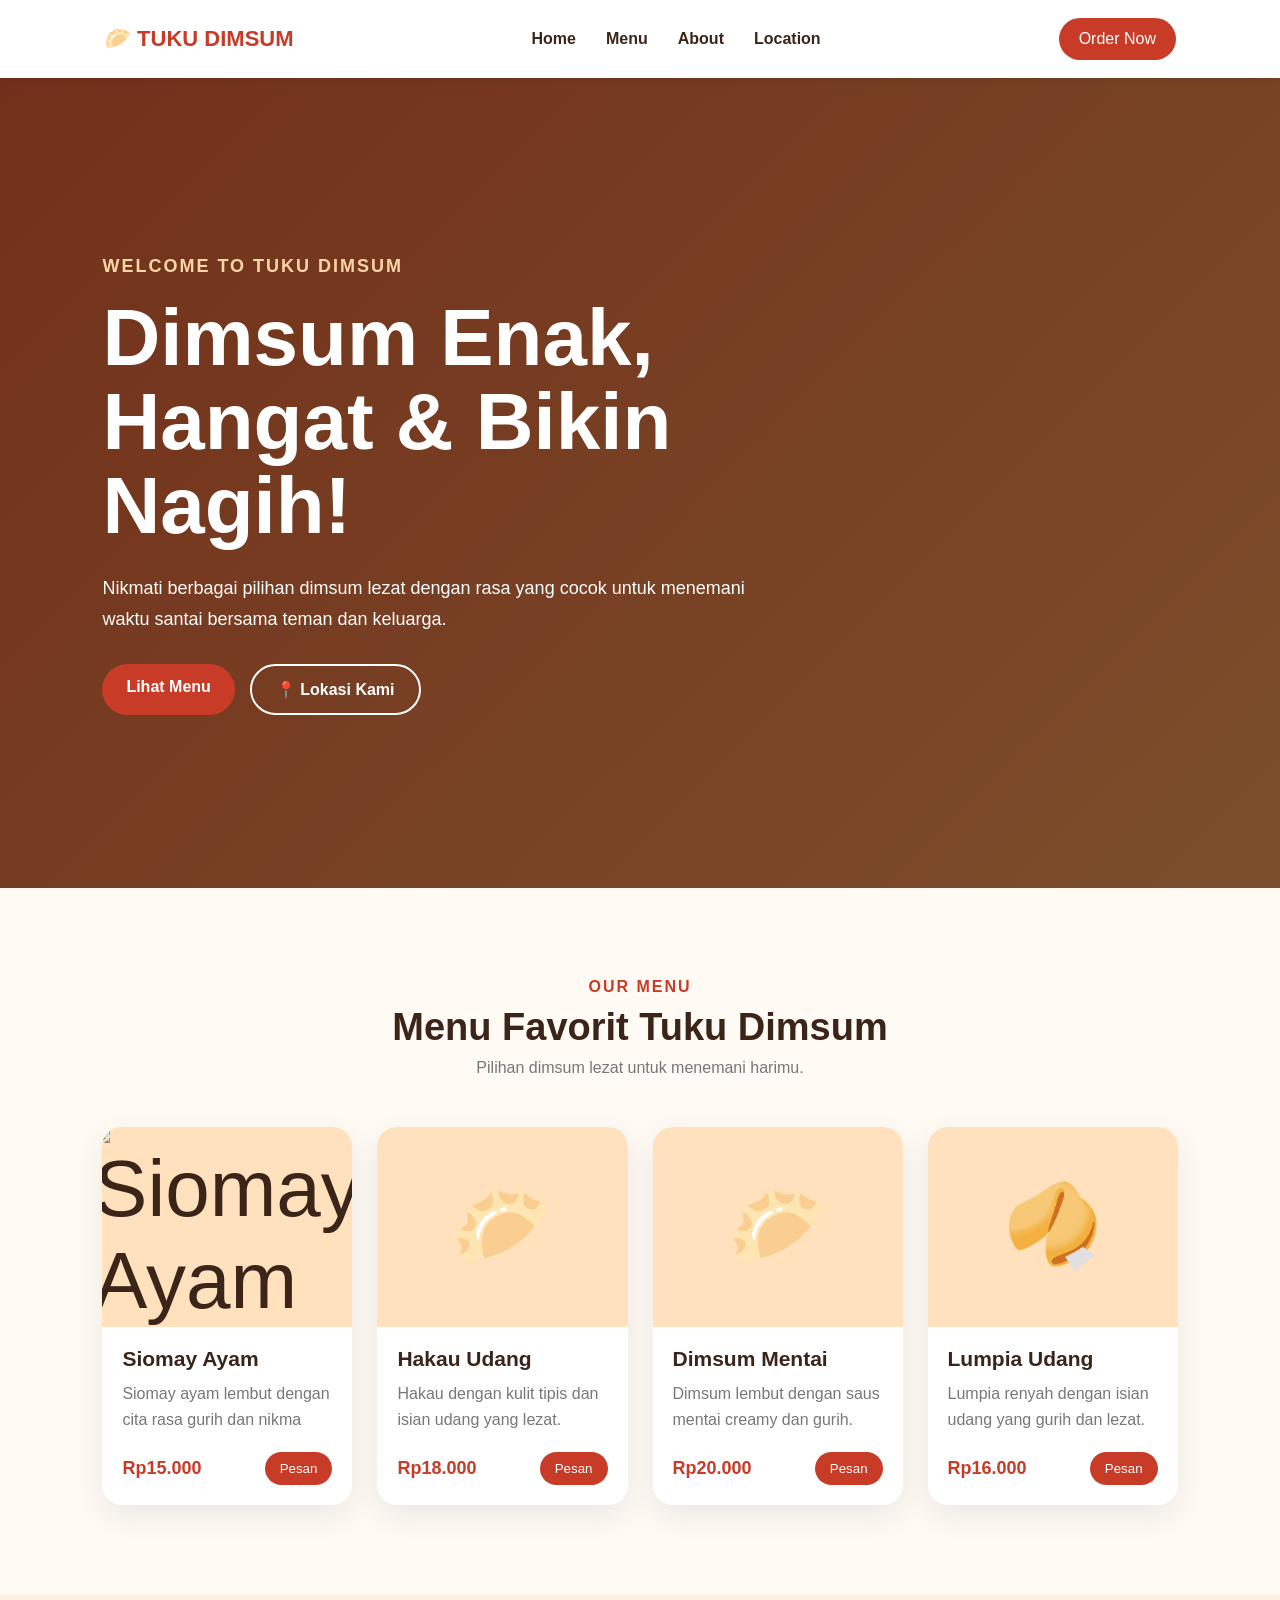
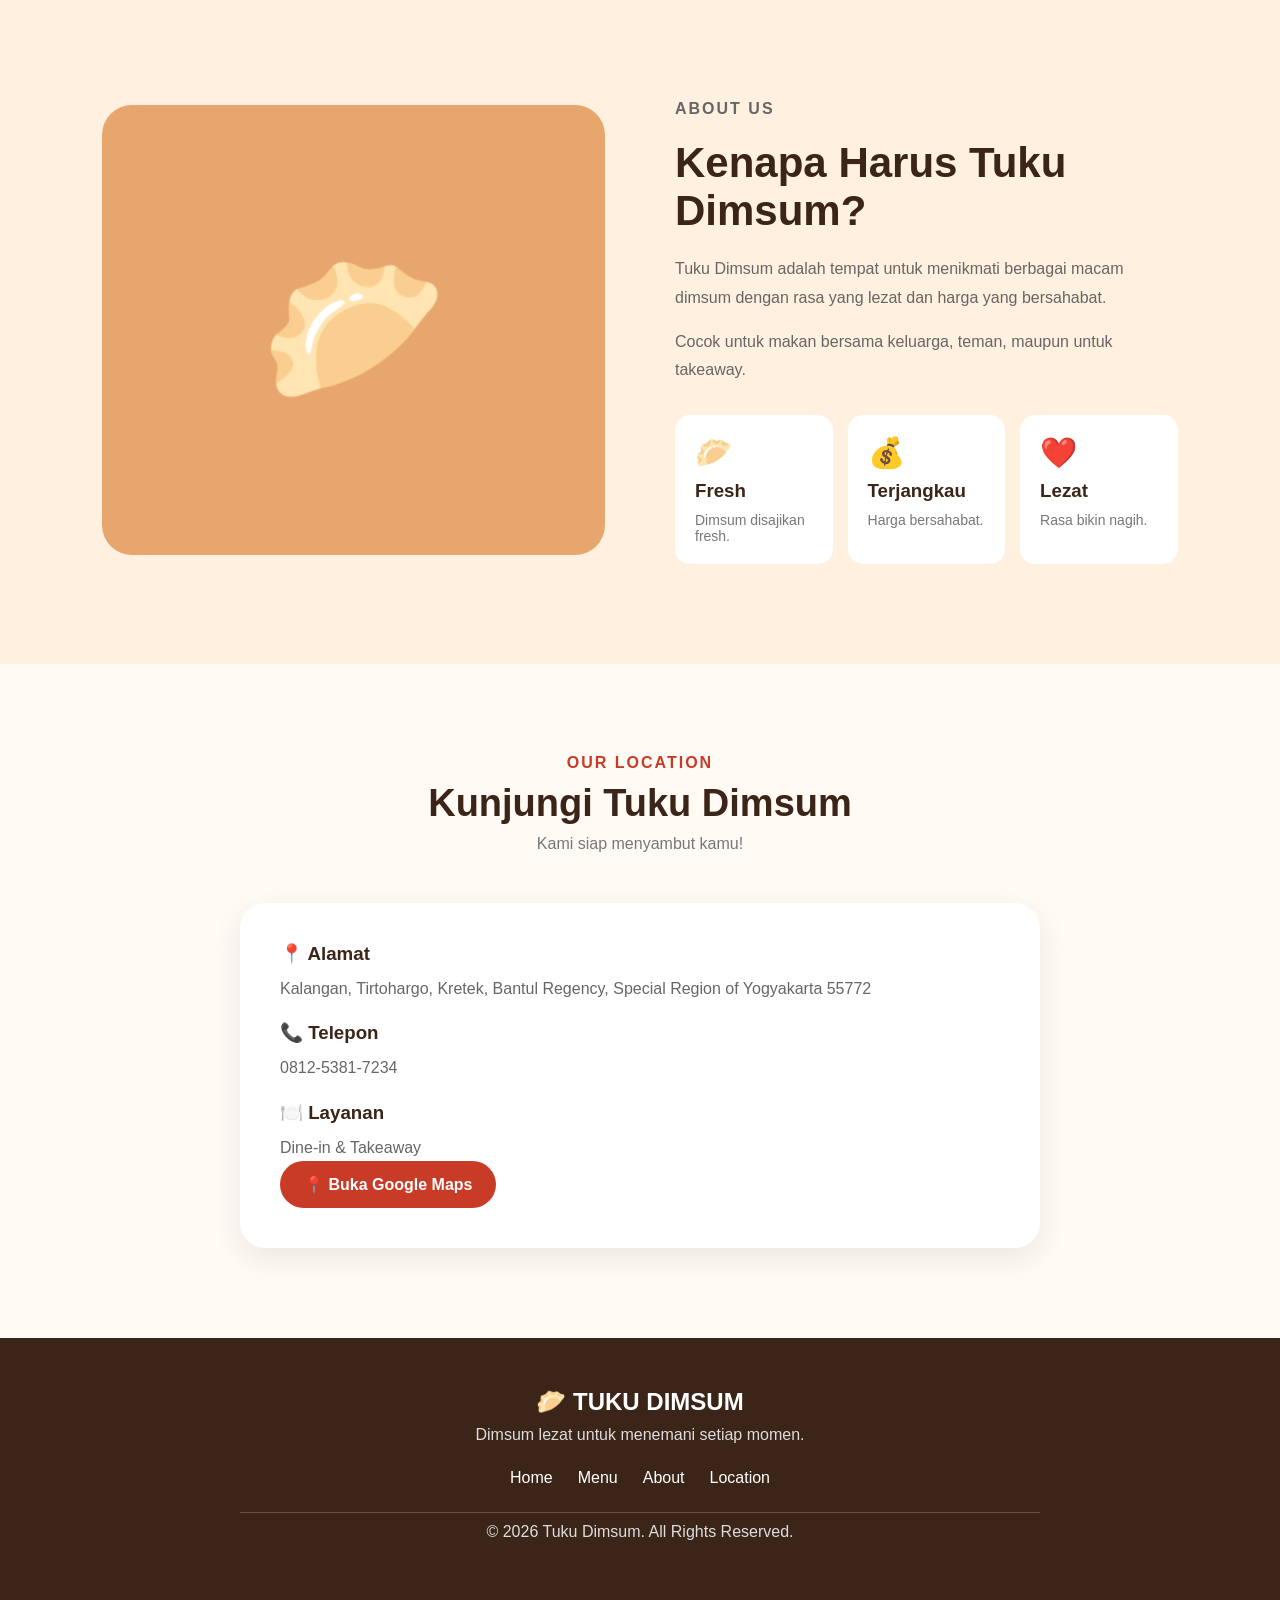
<file: index.html>
<!DOCTYPE html>
<html lang="id">
<head>
    <meta charset="UTF-8">
    <meta name="viewport" content="width=device-width, initial-scale=1.0">

    <title>Tuku Dimsum - Dim Sum Restaurant</title>

    <link rel="stylesheet" href="style.css">
</head>

<body>

    <!-- NAVBAR -->
    <header>
        <nav class="navbar">

            <div class="logo">
                🥟 TUKU DIMSUM
            </div>

            <ul class="nav-menu">
                <li><a href="#home">Home</a></li>
                <li><a href="#menu">Menu</a></li>
                <li><a href="#about">About</a></li>
                <li><a href="#location">Location</a></li>
            </ul>

            <a href="#menu" class="btn-order">Order Now</a>

        </nav>
    </header>


    <!-- HERO -->
    <main>

        <section id="home" class="hero">

            <div class="hero-content">

                <p class="subtitle">WELCOME TO TUKU DIMSUM</p>

                <h1>
                    Dimsum Enak,<br>
                    Hangat & Bikin Nagih!
                </h1>

                <p>
                    Nikmati berbagai pilihan dimsum lezat
                    dengan rasa yang cocok untuk menemani
                    waktu santai bersama teman dan keluarga.
                </p>

                <div class="hero-buttons">
                    <a href="#menu" class="btn-primary">
                        Lihat Menu
                    </a>

                    <a href="#location" class="btn-secondary">
                        📍 Lokasi Kami
                    </a>
                </div>

            </div>

        </section>


        <!-- MENU -->
        <section id="menu" class="menu-section">

            <div class="section-title">
                <p>OUR MENU</p>
                <h2>Menu Favorit Tuku Dimsum</h2>
                <span>
                    Pilihan dimsum lezat untuk menemani harimu.
                </span>
            </div>


            <div class="menu-container">

                <!-- MENU 1 -->
                <article class="menu-card">

                    <div class="menu-image">
                        <img href="Resep Siomay Ayam yang Gurih Lembut untuk Suguhan Tamu.jpg" alt="Siomay Ayam">
                    </div>

                    <div class="menu-content">

                        <h3>Siomay Ayam</h3>

                        <p>
                            Siomay ayam lembut dengan cita rasa
                            gurih dan nikma
                        </p>

                        <div class="menu-bottom">
                            <strong>Rp15.000</strong>

                            <button onclick="pesan('Siomay Ayam')">
                                Pesan
                            </button>
                        </div>

                    </div>

                </article>


                <!-- MENU 2 -->
                <article class="menu-card">

                    <div class="menu-image">
                        🥟
                    </div>

                    <div class="menu-content">

                        <h3>Hakau Udang</h3>

                        <p>
                            Hakau dengan kulit tipis dan
                            isian udang yang lezat.
                        </p>

                        <div class="menu-bottom">
                            <strong>Rp18.000</strong>

                            <button onclick="pesan('Hakau Udang')">
                                Pesan
                            </button>
                        </div>

                    </div>

                </article>


                <!-- MENU 3 -->
                <article class="menu-card">

                    <div class="menu-image">
                        🥟
                    </div>

                    <div class="menu-content">

                        <h3>Dimsum Mentai</h3>

                        <p>
                            Dimsum lembut dengan saus mentai
                            creamy dan gurih.
                        </p>

                        <div class="menu-bottom">
                            <strong>Rp20.000</strong>

                            <button onclick="pesan('Dimsum Mentai')">
                                Pesan
                            </button>
                        </div>

                    </div>

                </article>


                <!-- MENU 4 -->
                <article class="menu-card">

                    <div class="menu-image">
                        🥠
                    </div>

                    <div class="menu-content">

                        <h3>Lumpia Udang</h3>

                        <p>
                            Lumpia renyah dengan isian udang
                            yang gurih dan lezat.
                        </p>

                        <div class="menu-bottom">
                            <strong>Rp16.000</strong>

                            <button onclick="pesan('Lumpia Udang')">
                                Pesan
                            </button>
                        </div>

                    </div>

                </article>

            </div>

        </section>


        <!-- ABOUT -->
        <section id="about" class="about-section">

            <div class="about-image">
                🥟
            </div>

            <div class="about-content">

                <p class="subtitle">ABOUT US</p>

                <h2>
                    Kenapa Harus Tuku Dimsum?
                </h2>

                <p>
                    Tuku Dimsum adalah tempat untuk menikmati
                    berbagai macam dimsum dengan rasa yang
                    lezat dan harga yang bersahabat.
                </p>

                <p>
                    Cocok untuk makan bersama keluarga,
                    teman, maupun untuk takeaway.
                </p>

                <div class="features">

                    <div>
                        <span>🥟</span>
                        <h3>Fresh</h3>
                        <p>Dimsum disajikan fresh.</p>
                    </div>

                    <div>
                        <span>💰</span>
                        <h3>Terjangkau</h3>
                        <p>Harga bersahabat.</p>
                    </div>

                    <div>
                        <span>❤️</span>
                        <h3>Lezat</h3>
                        <p>Rasa bikin nagih.</p>
                    </div>

                </div>

            </div>

        </section>


        <!-- LOCATION -->
        <section id="location" class="location-section">

            <div class="section-title">

                <p>OUR LOCATION</p>

                <h2>
                    Kunjungi Tuku Dimsum
                </h2>

                <span>
                    Kami siap menyambut kamu!
                </span>

            </div>


            <div class="location-box">

                <div class="location-info">

                    <h3>📍 Alamat</h3>

                    <p>
                        Kalangan, Tirtohargo, Kretek,
                        Bantul Regency, Special Region of
                        Yogyakarta 55772
                    </p>


                    <h3>📞 Telepon</h3>

                    <p>
                        0812-5381-7234
                    </p>


                    <h3>🍽️ Layanan</h3>

                    <p>
                        Dine-in & Takeaway
                    </p>


                    <a
                        href="https://www.google.com/maps/search/?api=1&query=273W%2B2C%20Tirtohargo%2C%20Bantul%20Regency"
                        target="_blank"
                        class="btn-primary"
                    >
                        📍 Buka Google Maps
                    </a>

                </div>

            </div>

        </section>

    </main>


    <!-- FOOTER -->
    <footer>

        <div class="footer-content">

            <h2>🥟 TUKU DIMSUM</h2>

            <p>
                Dimsum lezat untuk menemani setiap momen.
            </p>

            <div class="footer-links">
                <a href="#home">Home</a>
                <a href="#menu">Menu</a>
                <a href="#about">About</a>
                <a href="#location">Location</a>
            </div>

            <hr>

            <p>
                © 2026 Tuku Dimsum. All Rights Reserved.
            </p>

        </div>

    </footer>


    <script src="script.js"></script>

</body>
</html>
</file>
<file: style.css>
* {
    margin: 0;
    padding: 0;
    box-sizing: border-box;
}

html {
    scroll-behavior: smooth;
}

body {
    font-family: Arial, sans-serif;
    background: #fffaf4;
    color: #3b2418;
}


/* =========================
   NAVBAR
========================= */

header {
    background: #ffffff;
    position: sticky;
    top: 0;
    z-index: 1000;
    box-shadow: 0 2px 10px rgba(0, 0, 0, 0.08);
}

.navbar {
    max-width: 1200px;
    margin: auto;

    padding: 18px 5%;

    display: flex;
    align-items: center;
    justify-content: space-between;
}

.logo {
    font-size: 22px;
    font-weight: bold;
    color: #c83b27;
}

.nav-menu {
    display: flex;
    gap: 30px;
    list-style: none;
}

.nav-menu a {
    text-decoration: none;
    color: #3b2418;
    font-weight: bold;
}

.nav-menu a:hover {
    color: #c83b27;
}

.btn-order {
    background: #c83b27;
    color: white;
    text-decoration: none;

    padding: 12px 20px;
    border-radius: 30px;
}


/* =========================
   HERO
========================= */

.hero {
    min-height: 90vh;

    display: flex;
    align-items: center;

    padding: 80px 8%;

    background:
        linear-gradient(
            rgba(60, 25, 10, 0.65),
            rgba(60, 25, 10, 0.65)
        ),
        linear-gradient(
            135deg,
            #d85b38,
            #f3b26c
        );

    color: white;
}

.hero-content {
    max-width: 650px;
}

.subtitle {
    color: #d94b32;
    font-weight: bold;
    letter-spacing: 2px;
    margin-bottom: 15px;
}

.hero .subtitle {
    color: #ffd6a5;
}

.hero h1 {
    font-size: clamp(42px, 7vw, 80px);
    line-height: 1.05;
    margin-bottom: 25px;
}

.hero p {
    font-size: 18px;
    line-height: 1.7;
}

.hero-buttons {
    display: flex;
    gap: 15px;
    margin-top: 30px;
}

.btn-primary,
.btn-secondary {
    display: inline-block;
    padding: 14px 24px;
    border-radius: 30px;
    text-decoration: none;
    font-weight: bold;
}

.btn-primary {
    background: #c83b27;
    color: white;
}

.btn-secondary {
    border: 2px solid white;
    color: white;
}

.btn-primary:hover {
    background: #a72e1d;
}


/* =========================
   SECTION
========================= */

.menu-section,
.location-section {
    padding: 90px 8%;
}

.section-title {
    text-align: center;
    margin-bottom: 50px;
}

.section-title p {
    color: #c83b27;
    font-weight: bold;
    letter-spacing: 2px;
}

.section-title h2 {
    font-size: 38px;
    margin: 10px 0;
}

.section-title span {
    color: #777;
}


/* =========================
   MENU
========================= */

.menu-container {
    max-width: 1200px;
    margin: auto;

    display: grid;
    grid-template-columns: repeat(4, 1fr);
    gap: 25px;
}

.menu-card {
    background: white;
    border-radius: 20px;
    overflow: hidden;

    box-shadow:
        0 10px 30px rgba(0, 0, 0, 0.08);

    transition: 0.3s;
}

.menu-card:hover {
    transform: translateY(-8px);
}

.menu-image {
    height: 200px;

    display: flex;
    align-items: center;
    justify-content: center;

    background: #ffe1bd;

    font-size: 80px;
}

.menu-content {
    padding: 20px;
}

.menu-content h3 {
    font-size: 21px;
    margin-bottom: 10px;
}

.menu-content p {
    color: #777;
    line-height: 1.6;
}

.menu-bottom {
    margin-top: 20px;

    display: flex;
    align-items: center;
    justify-content: space-between;
}

.menu-bottom strong {
    color: #c83b27;
    font-size: 18px;
}

.menu-bottom button {
    border: none;
    background: #c83b27;
    color: white;

    padding: 9px 15px;

    border-radius: 20px;
    cursor: pointer;
}

.menu-bottom button:hover {
    background: #a72e1d;
}


/* =========================
   ABOUT
========================= */

.about-section {
    padding: 100px 8%;

    display: grid;
    grid-template-columns: 1fr 1fr;
    gap: 70px;

    align-items: center;

    background: #fff0df;
}

.about-image {
    min-height: 450px;

    display: flex;
    align-items: center;
    justify-content: center;

    background: #e7a66e;

    border-radius: 30px;

    font-size: 150px;
}

.about-content h2 {
    font-size: 42px;
    margin-bottom: 20px;
}

.about-content > p {
    line-height: 1.8;
    color: #666;
    margin-bottom: 15px;
}

.features {
    display: grid;
    grid-template-columns: repeat(3, 1fr);
    gap: 15px;
    margin-top: 30px;
}

.features div {
    background: white;
    padding: 20px;
    border-radius: 15px;
}

.features span {
    font-size: 30px;
}

.features h3 {
    margin: 10px 0;
}

.features p {
    color: #777;
    font-size: 14px;
}


/* =========================
   LOCATION
========================= */

.location-box {
    max-width: 800px;
    margin: auto;

    background: white;
    padding: 40px;

    border-radius: 25px;

    box-shadow: 0 10px 30px rgba(0, 0, 0, 0.08);
}

.location-info h3 {
    margin-bottom: 10px;
    margin-top: 20px;
}

.location-info h3:first-child {
    margin-top: 0;
}

.location-info p {
    color: #666;
    line-height: 1.7;
}


/* =========================
   FOOTER
========================= */

footer {
    background: #3b2418;
    color: white;
    padding: 50px 8%;
    text-align: center;
}

.footer-content {
    max-width: 800px;
    margin: auto;
}

.footer-content h2 {
    margin-bottom: 10px;
}

.footer-content p {
    color: #ddd;
    margin: 10px 0;
}

.footer-links {
    display: flex;
    justify-content: center;
    gap: 25px;
    margin: 25px 0;
}

.footer-links a {
    color: white;
    text-decoration: none;
}

.footer-links a:hover {
    color: #ffb36b;
}

footer hr {
    border: none;
    border-top: 1px solid #6b5040;
}


/* =========================
   RESPONSIVE
========================= */

@media (max-width: 900px) {

    .nav-menu {
        display: none;
    }

    .menu-container {
        grid-template-columns: repeat(2, 1fr);
    }

    .about-section {
        grid-template-columns: 1fr;
    }

}


@media (max-width: 600px) {

    .navbar {
        padding: 15px 5%;
    }

    .btn-order {
        padding: 9px 15px;
        font-size: 14px;
    }

    .hero {
        min-height: 80vh;
        padding: 60px 7%;
    }

    .hero h1 {
        font-size: 45px;
    }

    .hero-buttons {
        flex-direction: column;
    }

    .btn-primary,
    .btn-secondary {
        text-align: center;
    }

    .menu-container {
        grid-template-columns: 1fr;
    }

    .section-title h2 {
        font-size: 30px;
    }

    .about-section {
        padding: 70px 7%;
    }

    .about-content h2 {
        font-size: 32px;
    }

    .features {
        grid-template-columns: 1fr;
    }

    .location-section {
        padding: 70px 7%;
    }

}
</file>
